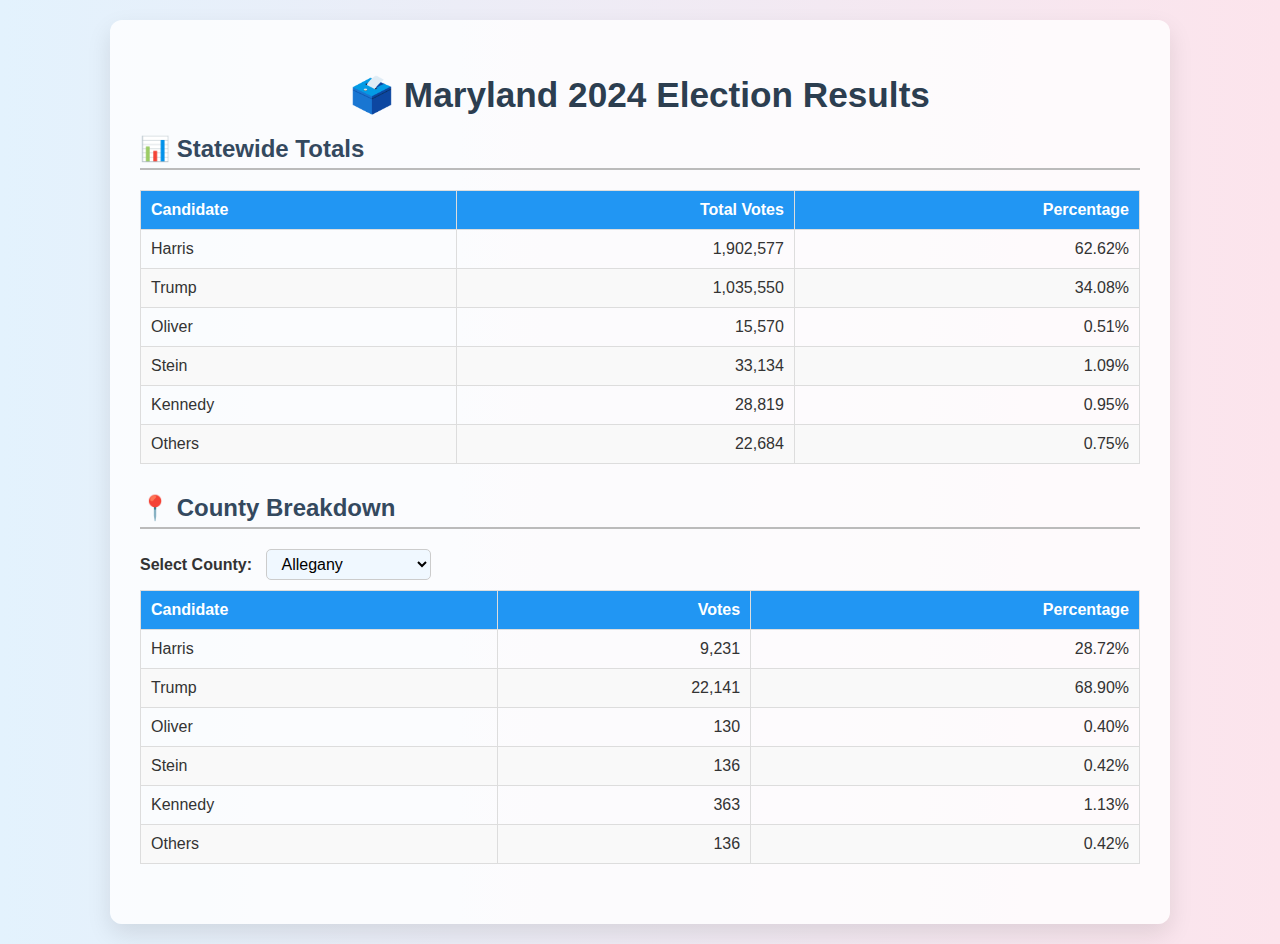
<file: Chat gpt second try/index.html>
<!DOCTYPE html>
<html lang="en">
<head>
  <meta charset="UTF-8" />
  <meta name="viewport" content="width=device-width, initial-scale=1.0"/>
  <title>Maryland Election Dashboard</title>
  <link rel="stylesheet" href="styles.css"/>
</head>
<body>
  <div class="container">
    <h1>🗳️ Maryland 2024 Election Results</h1>

    <section>
      <h2>📊 Statewide Totals</h2>
      <table id="statewide-table">
        <thead>
          <tr>
            <th>Candidate</th>
            <th>Total Votes</th>
            <th>Percentage</th>
          </tr>
        </thead>
        <tbody></tbody>
      </table>
    </section>

    <section>
      <h2>📍 County Breakdown</h2>
      <label for="county-select">Select County:</label>
      <select id="county-select"></select>

      <table id="county-table">
        <thead>
          <tr>
            <th>Candidate</th>
            <th>Votes</th>
            <th>Percentage</th>
          </tr>
        </thead>
        <tbody></tbody>
      </table>
    </section>
  </div>

  <script src="script.js"></script>
</body>
</html>
</file>
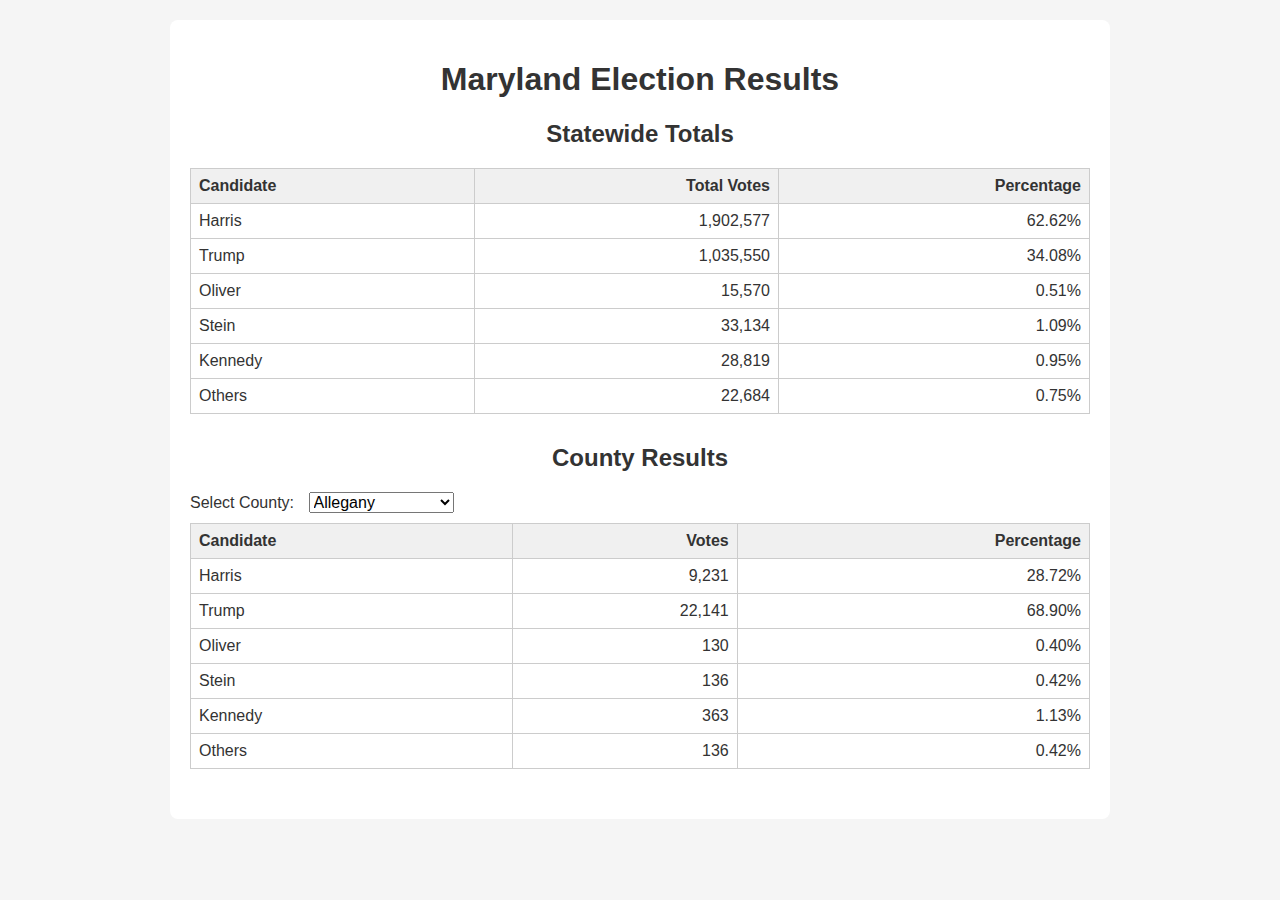
<file: Chat gpt versions/index.html>
<!DOCTYPE html>
<html lang="en">
<head>
  <meta charset="UTF-8" />
  <meta name="viewport" content="width=device-width, initial-scale=1.0"/>
  <title>Maryland Election Results</title>
  <link rel="stylesheet" href="styles.css"/>
</head>
<body>
  <div class="container">
    <h1>Maryland Election Results</h1>

    <h2>Statewide Totals</h2>
    <table id="statewide-table">
      <thead>
        <tr>
          <th>Candidate</th>
          <th>Total Votes</th>
          <th>Percentage</th>
        </tr>
      </thead>
      <tbody></tbody>
    </table>

    <h2>County Results</h2>
    <label for="county-select">Select County:</label>
    <select id="county-select"></select>

    <table id="county-table">
      <thead>
        <tr>
          <th>Candidate</th>
          <th>Votes</th>
          <th>Percentage</th>
        </tr>
      </thead>
      <tbody></tbody>
    </table>
  </div>

  <script src="script.js"></script>
</body>
</html>
</file>
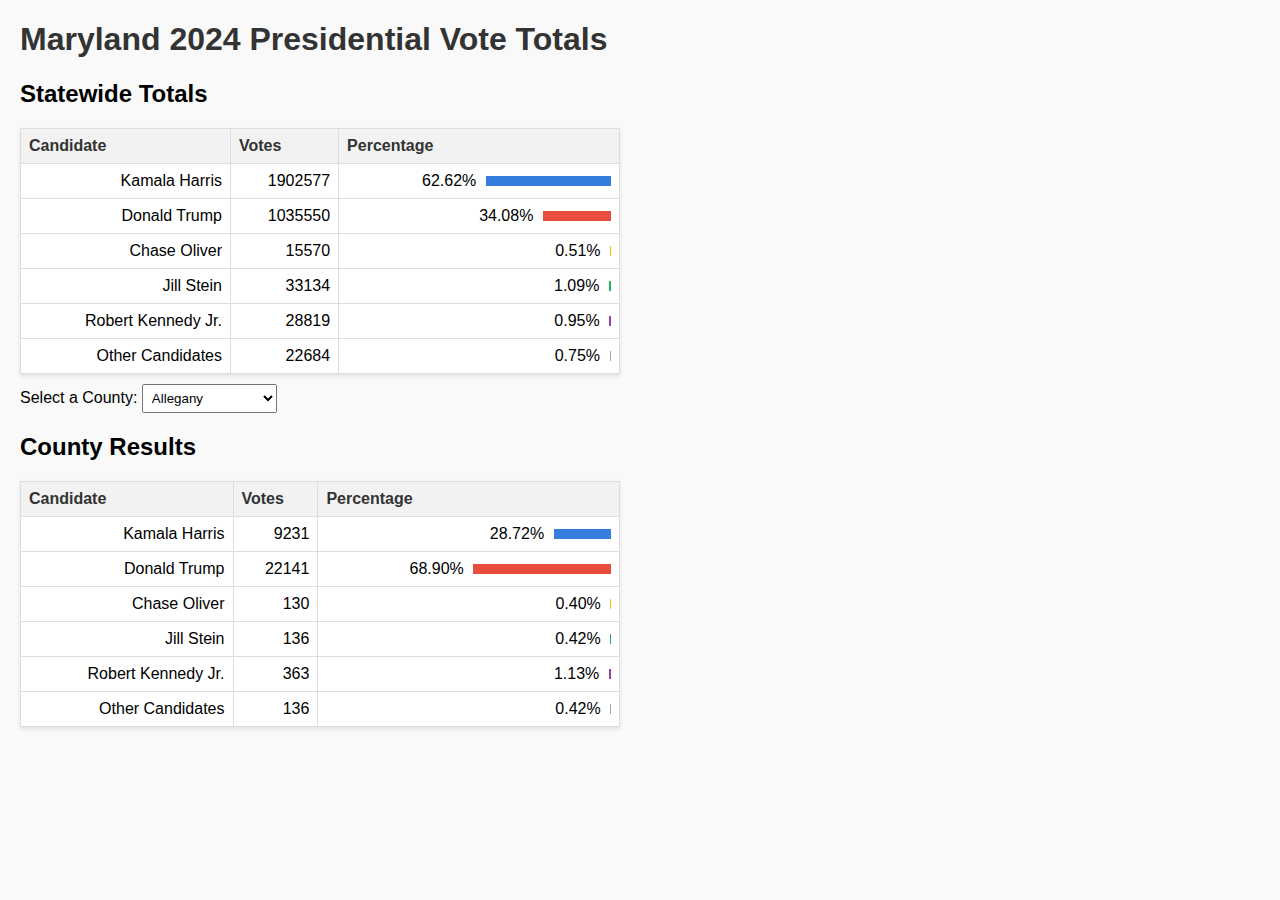
<file: md-results/index.html>
<!DOCTYPE html>
<html lang="en">
<head>
  <meta charset="UTF-8">
  <title>Maryland 2024 Vote Totals</title>
  <link rel="stylesheet" href="styles.css">
</head>
<body>
  <h1>Maryland 2024 Presidential Vote Totals</h1>

  <div id="statewide">
    <h2>Statewide Totals</h2>
    <table id="statewide-table"></table>
  </div>

  <div id="county-select">
    <label for="county">Select a County:</label>
    <select id="county"></select>
  </div>

  <div id="county-results">
    <h2>County Results</h2>
    <table id="county-table"></table>
  </div>

  <script src="script.js"></script>
</body>
</html>
</file>
<file: Chat gpt second try/styles.css>
body {
  font-family: 'Segoe UI', Tahoma, Geneva, Verdana, sans-serif;
  background: linear-gradient(to right, #e3f2fd, #fce4ec);
  color: #333;
  margin: 0;
  padding: 20px;
}

.container {
  max-width: 1000px;
  margin: auto;
  background: #ffffffcc;
  padding: 30px;
  border-radius: 12px;
  box-shadow: 0 10px 25px rgba(0, 0, 0, 0.1);
}

h1 {
  text-align: center;
  font-size: 2.2em;
  color: #2c3e50;
  margin-bottom: 10px;
}

h2 {
  color: #34495e;
  border-bottom: 2px solid #bbb;
  padding-bottom: 5px;
}

table {
  width: 100%;
  border-collapse: collapse;
  margin-top: 10px;
  margin-bottom: 30px;
}

th, td {
  border: 1px solid #ddd;
  padding: 10px;
  text-align: right;
}

th {
  background-color: #2196f3;
  color: white;
}

tr:nth-child(even) {
  background-color: #f9f9f9;
}

td:first-child, th:first-child {
  text-align: left;
}

label {
  font-weight: bold;
  margin-right: 10px;
}

select {
  padding: 5px 10px;
  font-size: 1rem;
  border-radius: 5px;
  border: 1px solid #ccc;
  background-color: #f0f8ff;
}

select:hover {
  background-color: #e3f2fd;
}
</file>
<file: Chat gpt versions/styles.css>
body {
  font-family: Arial, sans-serif;
  background: #f5f5f5;
  color: #333;
  margin: 0;
  padding: 20px;
}

.container {
  max-width: 900px;
  margin: auto;
  background: white;
  padding: 20px;
  border-radius: 8px;
}

h1, h2 {
  text-align: center;
}

table {
  width: 100%;
  border-collapse: collapse;
  margin-top: 10px;
  margin-bottom: 30px;
}

th, td {
  border: 1px solid #ccc;
  padding: 8px;
  text-align: right;
}

th {
  background-color: #f0f0f0;
}

td:first-child, th:first-child {
  text-align: left;
}

label, select {
  font-size: 1rem;
  margin-right: 10px;
  display: inline-block;
}
</file>
<file: md-results/styles.css>
body {
    font-family: Arial, sans-serif;
    margin: 20px;
    background-color: #f9f9f9;
  }
  h1 {
    color: #333;
  }
  table {
    border-collapse: collapse;
    margin-top: 10px;
    width: 100%;
    max-width: 600px;
    background-color: white;
    box-shadow: 0 2px 4px rgba(0,0,0,0.1);
  }
  th, td {
    border: 1px solid #ddd;
    padding: 8px;
    text-align: right;
  }
  th {
    background-color: #f2f2f2;
    color: #333;
    text-align: left;
  }
  .bar {
    height: 10px;
    display: inline-block;
    margin-left: 5px;
  }
  .bar.dem { background-color: #357EDD; }
  .bar.rep { background-color: #E74C3C; }
  .bar.lib { background-color: #F1C40F; }
  .bar.green { background-color: #27AE60; }
  .bar.ind { background-color: #8E44AD; }
  .bar.oth { background-color: #95A5A6; }
  select {
    padding: 5px;
    margin-top: 10px;
  }
</file>
